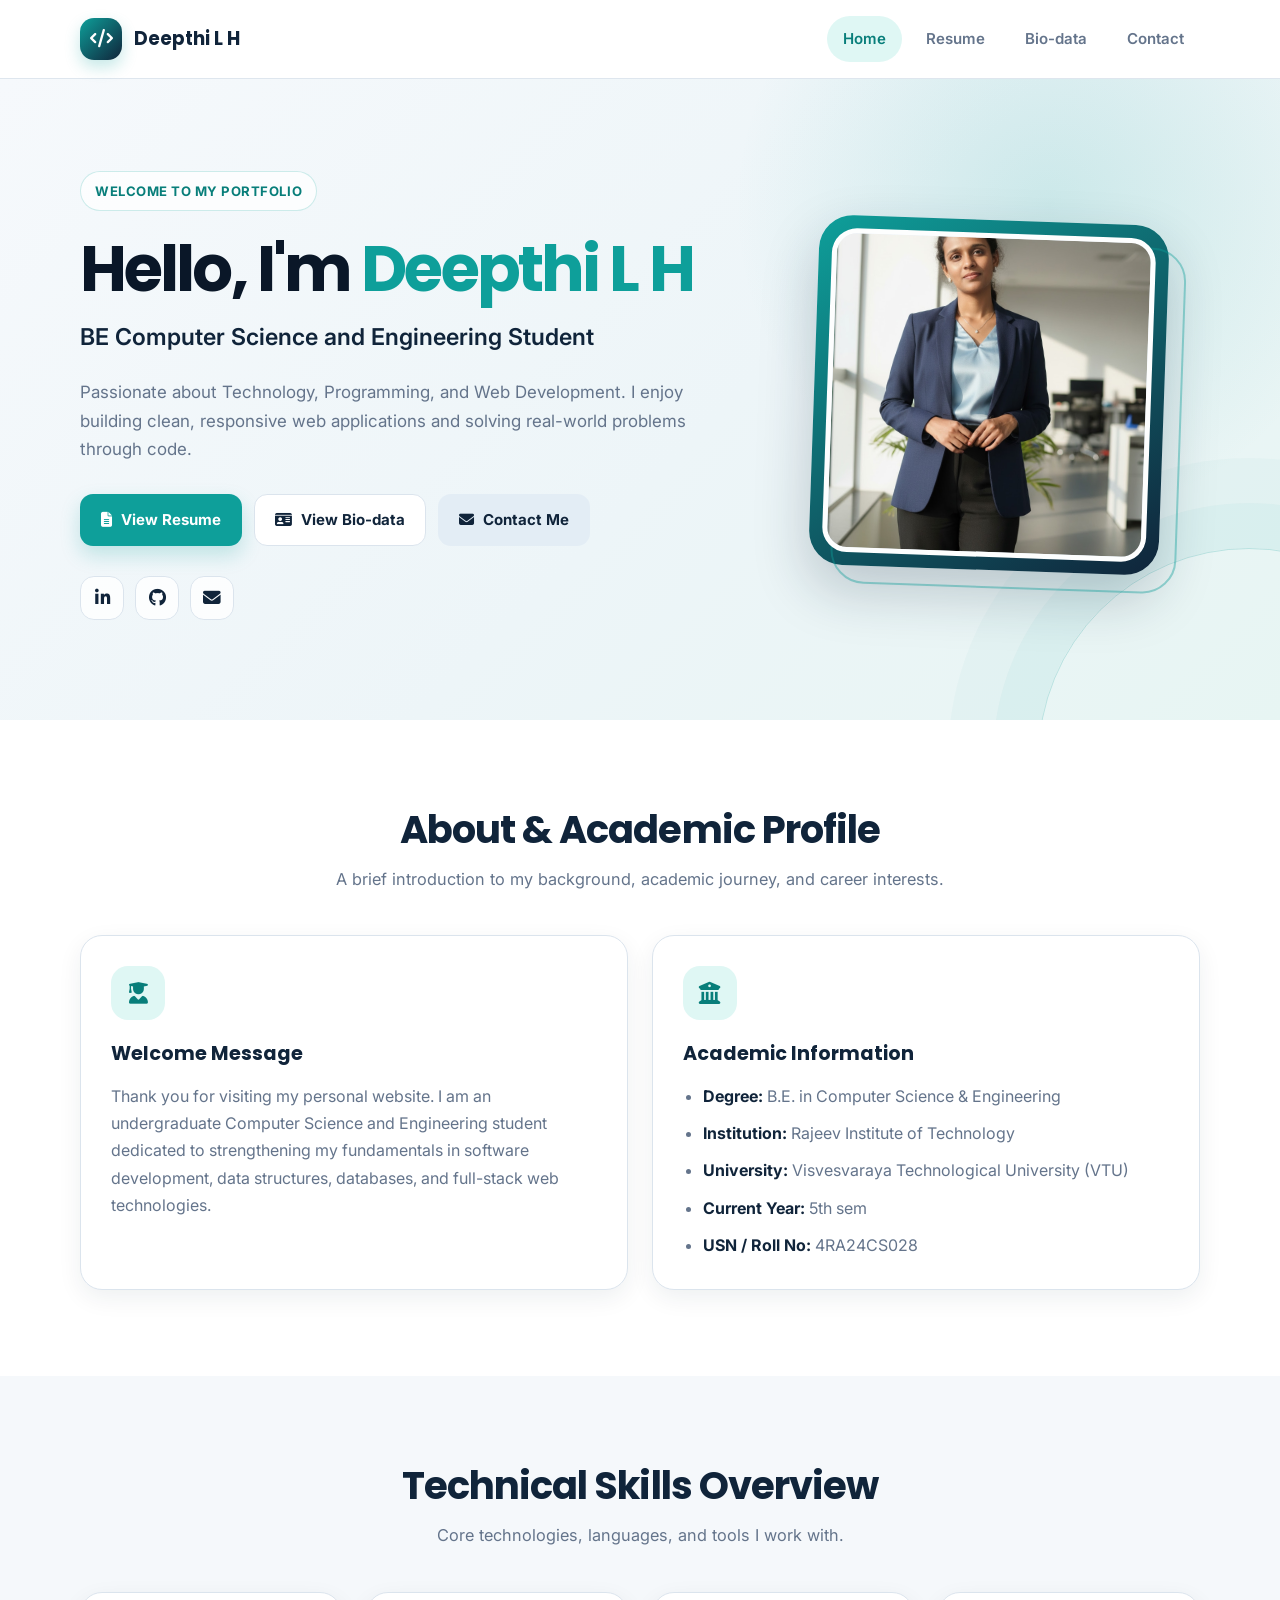
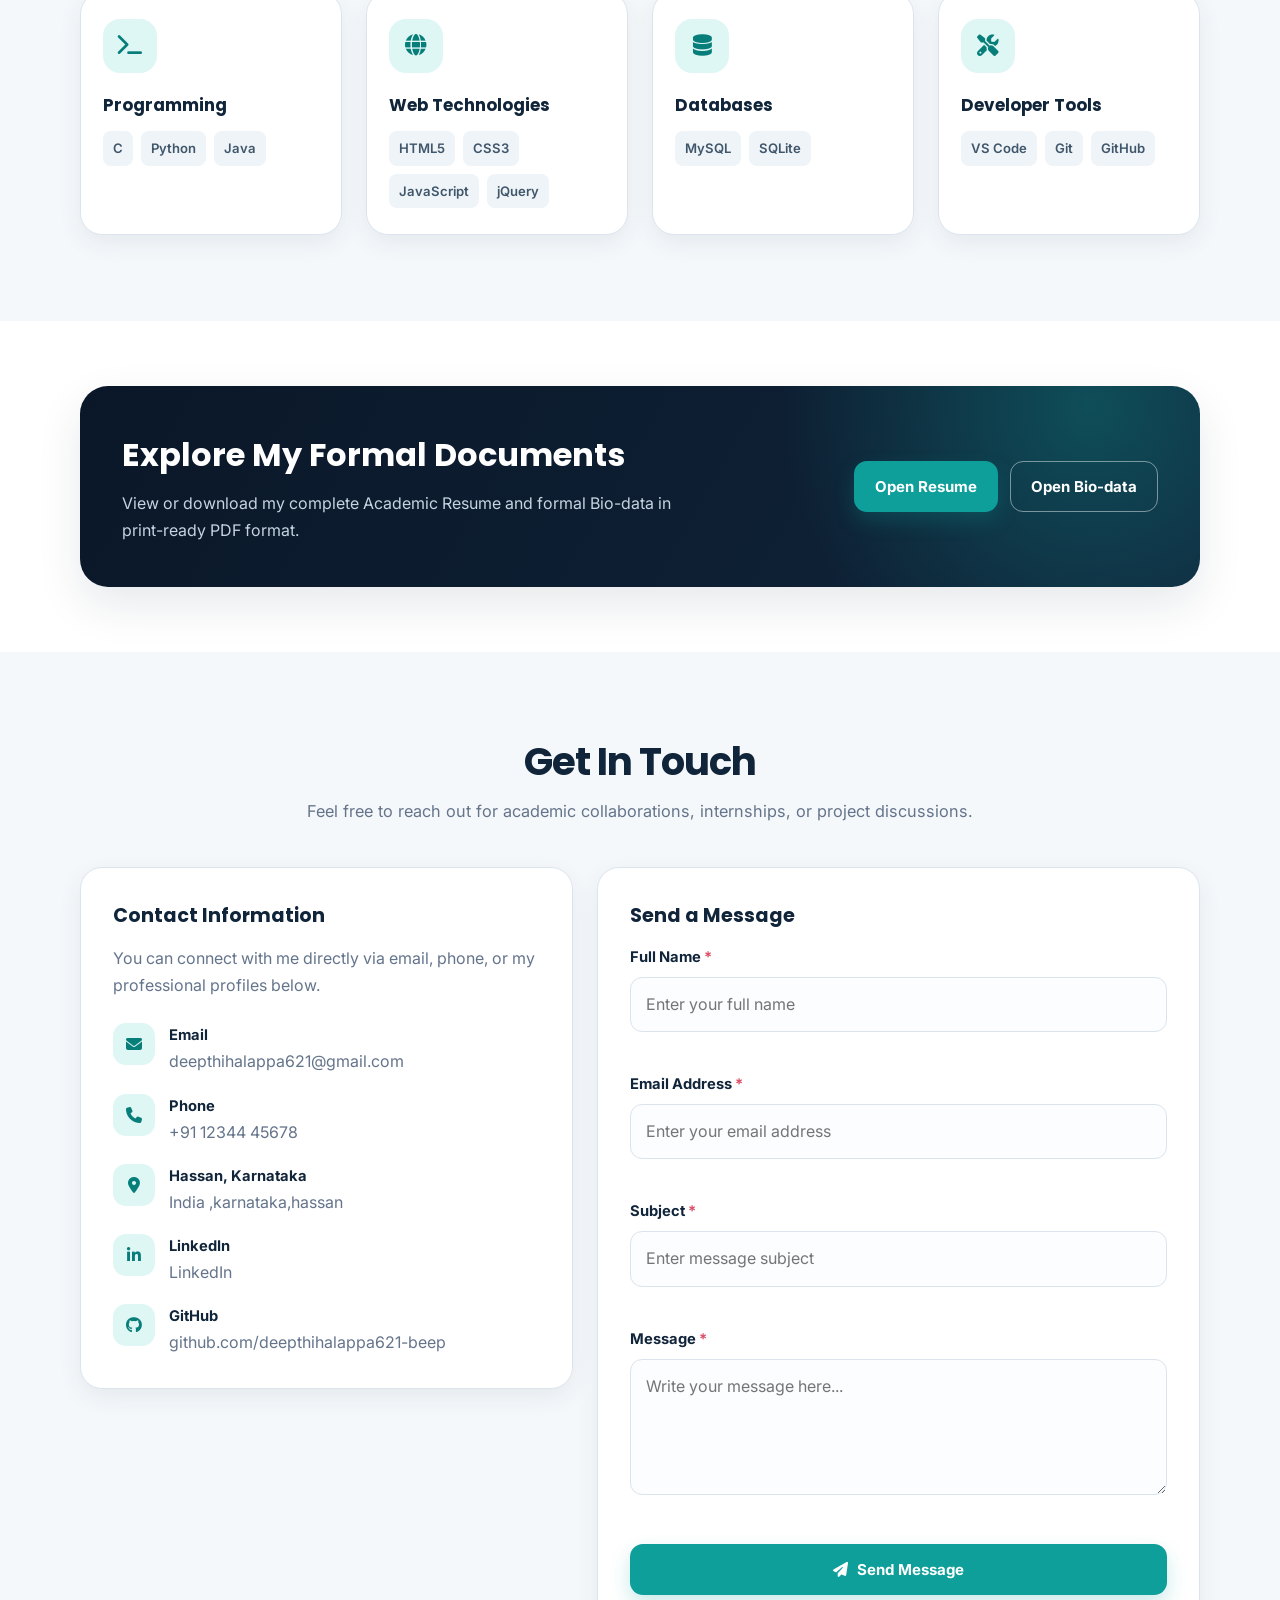
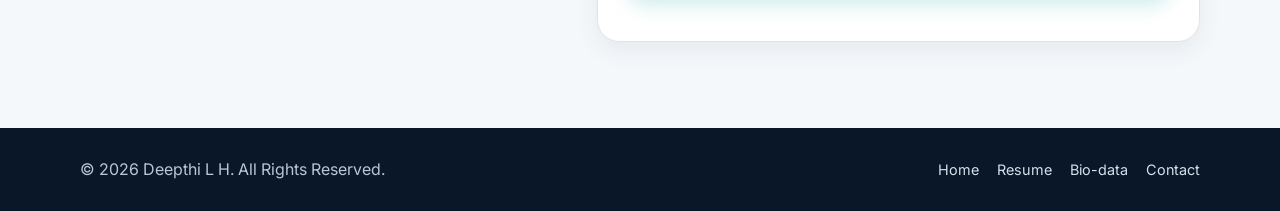
<file: index.html>
<!DOCTYPE html>
<html lang="en">
<head>
    <meta charset="UTF-8">
    <meta name="viewport" content="width=device-width, initial-scale=1.0">
    <meta name="description" content="Personal Portfolio, Resume, and Bio-data Website">
    <title>Home | DEEPTHI L H - Portfolio</title>

    <!-- Google Fonts -->
    <link rel="preconnect" href="https://fonts.googleapis.com">
    <link rel="preconnect" href="https://fonts.gstatic.com" crossorigin>
    <link href="https://fonts.googleapis.com/css2?family=Inter:wght@300;400;500;600;700&family=Poppins:wght@500;600;700&display=swap" rel="stylesheet">

    <!-- Font Awesome Icons -->
    <link rel="stylesheet" href="https://cdnjs.cloudflare.com/ajax/libs/font-awesome/6.5.1/css/all.min.css">

    <!-- Custom CSS -->
   <style>
       /* =========================================================
   Deepthi L H - Portfolio
   Theme: Midnight Navy + Teal + Cloud White
   Keep this file in the repository root beside index.html.
   ========================================================= */

:root {
    --navy: #10243a;
    --navy-deep: #0a1728;
    --teal: #0e9f9a;
    --teal-dark: #087e7a;
    --teal-soft: #dff7f4;
    --sky: #eaf2f8;
    --white: #ffffff;
    --surface: #f5f8fb;
    --text: #243447;
    --muted: #64748b;
    --border: #dbe4ed;
    --shadow: 0 18px 45px rgba(16, 36, 58, 0.10);
    --shadow-soft: 0 8px 25px rgba(16, 36, 58, 0.07);
    --radius: 22px;
    --radius-small: 14px;
}

* {
    box-sizing: border-box;
}

html {
    scroll-behavior: smooth;
    scroll-padding-top: 90px;
}

body {
    margin: 0;
    background: var(--white);
    color: var(--text);
    font-family: "Inter", "Segoe UI", Arial, sans-serif;
    font-size: 16px;
    line-height: 1.7;
}

img {
    display: block;
    max-width: 100%;
}

a {
    color: var(--teal-dark);
    text-decoration: none;
    transition: color .2s ease, background .2s ease, transform .2s ease;
}

a:hover {
    color: var(--navy);
}

button,
input,
textarea {
    font: inherit;
}

.container {
    width: min(1120px, calc(100% - 40px));
    margin-inline: auto;
}

/* Header / navigation */
.site-header {
    position: sticky;
    top: 0;
    z-index: 1000;
    background: rgba(255, 255, 255, .94);
    border-bottom: 1px solid rgba(219, 228, 237, .9);
    backdrop-filter: blur(16px);
}

.navbar {
    min-height: 78px;
    display: flex;
    align-items: center;
    justify-content: space-between;
    gap: 24px;
}

.brand-logo {
    display: inline-flex;
    align-items: center;
    gap: 12px;
    color: var(--navy);
    font-family: "Poppins", sans-serif;
    font-weight: 700;
    font-size: 1.15rem;
}

.brand-icon {
    width: 42px;
    height: 42px;
    display: grid;
    place-items: center;
    border-radius: 14px;
    color: var(--white);
    background: linear-gradient(135deg, var(--teal), var(--navy));
    box-shadow: 0 7px 16px rgba(14, 159, 154, .24);
}

.nav-links {
    display: flex;
    align-items: center;
    gap: 8px;
    list-style: none;
    margin: 0;
    padding: 0;
}

.nav-link {
    display: inline-flex;
    align-items: center;
    padding: 10px 16px;
    border-radius: 999px;
    color: var(--muted);
    font-weight: 600;
    font-size: .94rem;
}

.nav-link:hover,
.nav-link.active {
    color: var(--teal-dark);
    background: var(--teal-soft);
}

.nav-toggle {
    display: none;
    border: 1px solid var(--border);
    background: var(--white);
    color: var(--navy);
    width: 44px;
    height: 44px;
    border-radius: 12px;
    cursor: pointer;
}

/* Hero */
.hero-section {
    position: relative;
    overflow: hidden;
    padding: 92px 0 100px;
    background:
        radial-gradient(circle at 82% 20%, rgba(14, 159, 154, .15), transparent 27%),
        linear-gradient(135deg, #f6f9fc 0%, #edf5f8 55%, #e7f5f3 100%);
}

.hero-section::before {
    content: "";
    position: absolute;
    width: 420px;
    height: 420px;
    right: -180px;
    bottom: -250px;
    border: 1px solid rgba(14, 159, 154, .22);
    border-radius: 50%;
    box-shadow: 0 0 0 45px rgba(14, 159, 154, .04), 0 0 0 90px rgba(14, 159, 154, .03);
}

.hero-grid {
    position: relative;
    display: grid;
    grid-template-columns: 1.2fr .8fr;
    align-items: center;
    gap: 64px;
}

.hero-content {
    max-width: 670px;
}

.welcome-badge {
    display: inline-flex;
    align-items: center;
    gap: 8px;
    padding: 8px 14px;
    border: 1px solid rgba(14, 159, 154, .2);
    border-radius: 999px;
    background: rgba(255, 255, 255, .75);
    color: var(--teal-dark);
    font-weight: 700;
    font-size: .82rem;
    letter-spacing: .04em;
    text-transform: uppercase;
}

.hero-title {
    margin: 22px 0 12px;
    color: var(--navy-deep);
    font-family: "Poppins", sans-serif;
    font-size: clamp(2.5rem, 5vw, 4.2rem);
    line-height: 1.14;
    letter-spacing: -.045em;
}

.highlight {
    color: var(--teal);
}

.hero-subtitle {
    margin: 0 0 20px;
    color: var(--navy);
    font-size: clamp(1.15rem, 2vw, 1.45rem);
    font-weight: 600;
}

.hero-description {
    max-width: 620px;
    margin: 0 0 30px;
    color: var(--muted);
    font-size: 1.06rem;
}

.hero-actions,
.cta-buttons {
    display: flex;
    flex-wrap: wrap;
    gap: 12px;
}

.btn {
    display: inline-flex;
    align-items: center;
    justify-content: center;
    gap: 9px;
    min-height: 48px;
    padding: 12px 20px;
    border: 1px solid transparent;
    border-radius: 13px;
    cursor: pointer;
    font-weight: 700;
    font-size: .94rem;
    transition: transform .2s ease, box-shadow .2s ease, background .2s ease;
}

.btn:hover {
    transform: translateY(-2px);
}

.btn-primary {
    color: var(--white);
    background: var(--teal);
    box-shadow: 0 9px 20px rgba(14, 159, 154, .22);
}

.btn-primary:hover {
    color: var(--white);
    background: var(--teal-dark);
    box-shadow: 0 12px 24px rgba(14, 159, 154, .28);
}

.btn-outline {
    color: var(--navy);
    background: var(--white);
    border-color: var(--border);
}

.btn-outline:hover {
    color: var(--teal-dark);
    border-color: var(--teal);
}

.btn-light {
    color: var(--navy);
    background: #e3edf5;
}

.btn-light:hover {
    color: var(--navy);
    background: #d3e4ee;
}

.btn-outline-light {
    color: var(--white);
    border-color: rgba(255, 255, 255, .45);
    background: transparent;
}

.btn-outline-light:hover {
    color: var(--navy);
    background: var(--white);
}

.btn-block {
    width: 100%;
}

.social-links {
    display: flex;
    gap: 11px;
    margin-top: 30px;
}

.social-links a {
    width: 44px;
    height: 44px;
    display: grid;
    place-items: center;
    border: 1px solid var(--border);
    border-radius: 14px;
    background: rgba(255, 255, 255, .8);
    color: var(--navy);
    font-size: 1.1rem;
}

.social-links a:hover {
    color: var(--white);
    background: var(--navy);
    border-color: var(--navy);
    transform: translateY(-3px);
}

.hero-image-wrapper {
    display: flex;
    justify-content: center;
}

.profile-frame {
    position: relative;
    width: min(350px, 100%);
    aspect-ratio: 1;
    padding: 13px;
    border-radius: 34px;
    background: linear-gradient(145deg, var(--teal), var(--navy));
    box-shadow: 0 24px 55px rgba(16, 36, 58, .22);
    transform: rotate(2deg);
}

.profile-frame::before {
    content: "";
    position: absolute;
    inset: 22px -18px -18px 22px;
    z-index: -1;
    border: 2px solid rgba(14, 159, 154, .4);
    border-radius: 34px;
}

.profile-frame img {
    width: 100%;
    height: 100%;
    object-fit: cover;
    border: 5px solid rgba(255, 255, 255, .9);
    border-radius: 25px;
    background: var(--sky);
}

/* Sections */
.section {
    padding: 86px 0;
}

.bg-subtle {
    background: var(--surface);
}

.section-header {
    max-width: 720px;
    margin: 0 auto 42px;
    text-align: center;
}

.section-title {
    margin: 0 0 12px;
    color: var(--navy);
    font-family: "Poppins", sans-serif;
    font-size: clamp(1.8rem, 3vw, 2.55rem);
    line-height: 1.25;
    letter-spacing: -.025em;
}

.section-subtitle {
    margin: 0;
    color: var(--muted);
    font-size: 1.02rem;
}

.about-grid,
.skills-grid,
.contact-grid {
    display: grid;
    gap: 24px;
}

.about-grid {
    grid-template-columns: repeat(2, minmax(0, 1fr));
}

.info-card,
.skill-card,
.contact-info-card,
.contact-form-card {
    border: 1px solid var(--border);
    border-radius: var(--radius);
    background: var(--white);
    box-shadow: var(--shadow-soft);
}

.info-card {
    padding: 30px;
}

.card-icon,
.skill-icon {
    width: 54px;
    height: 54px;
    display: grid;
    place-items: center;
    margin-bottom: 18px;
    border-radius: 17px;
    background: var(--teal-soft);
    color: var(--teal-dark);
    font-size: 1.35rem;
}

.info-card h3,
.skill-card h3,
.contact-info-card h3,
.contact-form-card h3 {
    margin: 0 0 12px;
    color: var(--navy);
    font-family: "Poppins", sans-serif;
    font-size: 1.2rem;
}

.info-card p {
    margin: 0;
    color: var(--muted);
}

.academic-list {
    display: grid;
    gap: 10px;
    margin: 0;
    padding-left: 20px;
    color: var(--muted);
}

.academic-list strong {
    color: var(--navy);
}

/* Skills */
.skills-grid {
    grid-template-columns: repeat(4, minmax(0, 1fr));
}

.skill-card {
    padding: 26px 22px;
    transition: transform .25s ease, box-shadow .25s ease, border-color .25s ease;
}

.skill-card:hover,
.info-card:hover {
    transform: translateY(-5px);
    border-color: rgba(14, 159, 154, .45);
    box-shadow: var(--shadow);
}

.skill-card h3 {
    font-size: 1.05rem;
}

.skill-tags {
    display: flex;
    flex-wrap: wrap;
    gap: 8px;
}

.tag {
    display: inline-flex;
    padding: 6px 10px;
    border-radius: 8px;
    background: #eef4f8;
    color: #40566b;
    font-size: .82rem;
    font-weight: 600;
}

/* CTA */
.cta-section {
    padding-top: 65px;
    padding-bottom: 65px;
}

.cta-box {
    display: flex;
    align-items: center;
    justify-content: space-between;
    gap: 28px;
    padding: 42px;
    border-radius: 28px;
    color: var(--white);
    background:
        radial-gradient(circle at 90% 10%, rgba(14, 159, 154, .35), transparent 30%),
        linear-gradient(120deg, var(--navy-deep), var(--navy));
    box-shadow: var(--shadow);
}

.cta-box h2 {
    margin: 0 0 8px;
    color: var(--white);
    font-family: "Poppins", sans-serif;
    font-size: clamp(1.5rem, 3vw, 2rem);
}

.cta-box p {
    margin: 0;
    max-width: 580px;
    color: #c6d4e1;
}

/* Contact */
.contact-grid {
    grid-template-columns: .9fr 1.1fr;
    align-items: start;
}

.contact-info-card,
.contact-form-card {
    padding: 32px;
}

.contact-intro {
    margin: 0 0 24px;
    color: var(--muted);
}

.contact-details-list {
    display: grid;
    gap: 18px;
    list-style: none;
    margin: 0;
    padding: 0;
}

.contact-details-list li {
    display: flex;
    align-items: flex-start;
    gap: 14px;
}

.contact-icon {
    flex: 0 0 42px;
    width: 42px;
    height: 42px;
    display: grid;
    place-items: center;
    border-radius: 13px;
    background: var(--teal-soft);
    color: var(--teal-dark);
}

.contact-details-list strong {
    display: block;
    color: var(--navy);
    font-size: .92rem;
}

.contact-details-list a,
.contact-details-list span:not(.contact-icon) {
    color: var(--muted);
    overflow-wrap: anywhere;
}

.contact-details-list a:hover {
    color: var(--teal-dark);
}

.form-group {
    margin-bottom: 18px;
}

.form-group label {
    display: block;
    margin-bottom: 7px;
    color: var(--navy);
    font-size: .92rem;
    font-weight: 700;
}

.required {
    color: #dc4c64;
}

.form-group input,
.form-group textarea {
    width: 100%;
    padding: 13px 15px;
    border: 1px solid var(--border);
    border-radius: 12px;
    outline: none;
    background: #fbfdff;
    color: var(--text);
    transition: border-color .2s ease, box-shadow .2s ease;
}

.form-group input:focus,
.form-group textarea:focus {
    border-color: var(--teal);
    box-shadow: 0 0 0 4px rgba(14, 159, 154, .12);
    background: var(--white);
}

.form-group textarea {
    resize: vertical;
    min-height: 130px;
}

.error-message {
    display: block;
    min-height: 18px;
    margin-top: 4px;
    color: #c43d52;
    font-size: .82rem;
}

.form-feedback {
    margin-top: 14px;
    color: var(--teal-dark);
    font-weight: 600;
}

/* Footer / utility */
.site-footer {
    padding: 28px 0;
    background: var(--navy-deep);
    color: #b8c7d6;
}

.footer-content {
    display: flex;
    align-items: center;
    justify-content: space-between;
    gap: 22px;
}

.footer-content p {
    margin: 0;
}

.footer-links {
    display: flex;
    flex-wrap: wrap;
    gap: 18px;
}

.footer-links a {
    color: #d4e0eb;
    font-size: .9rem;
}

.footer-links a:hover {
    color: #66d7d0;
}

.back-to-top {
    position: fixed;
    right: 22px;
    bottom: 22px;
    z-index: 900;
    width: 48px;
    height: 48px;
    border: 0;
    border-radius: 15px;
    background: var(--teal);
    color: var(--white);
    box-shadow: 0 10px 25px rgba(14, 159, 154, .3);
    cursor: pointer;
    opacity: 0;
    visibility: hidden;
    transform: translateY(10px);
    transition: all .2s ease;
}

.back-to-top.show,
.back-to-top.visible {
    opacity: 1;
    visibility: visible;
    transform: translateY(0);
}

.back-to-top:hover {
    background: var(--teal-dark);
}

/* Reveal animation: visible by default so content still appears if JS fails */
.reveal {
    opacity: 1;
    transform: none;
}

.reveal.visible {
    animation: riseIn .65s ease both;
}

.fade-in {
    animation: riseIn .75s ease both;
}

@keyframes riseIn {
    from { opacity: 0; transform: translateY(18px); }
    to { opacity: 1; transform: translateY(0); }
}

/* Resume and bio-data pages: shared document styling */
.resume-container,
.biodata-container,
.document-container,
.resume-page,
.biodata-page {
    width: min(900px, calc(100% - 36px));
    margin: 42px auto;
    padding: clamp(22px, 4vw, 48px);
    border: 1px solid var(--border);
    border-radius: var(--radius);
    background: var(--white);
    box-shadow: var(--shadow-soft);
}

.resume-container h1,
.biodata-container h1,
.document-container h1,
.resume-page h1,
.biodata-page h1 {
    color: var(--navy);
    font-family: "Poppins", sans-serif;
}

.resume-container h2,
.biodata-container h2,
.document-container h2,
.resume-page h2,
.biodata-page h2 {
    color: var(--teal-dark);
    border-bottom: 1px solid var(--border);
    padding-bottom: 8px;
}

.resume-container a,
.biodata-container a,
.document-container a,
.resume-page a,
.biodata-page a {
    color: var(--teal-dark);
}

@media (max-width: 980px) {
    .hero-grid {
        gap: 40px;
    }

    .skills-grid {
        grid-template-columns: repeat(2, minmax(0, 1fr));
    }

    .contact-grid {
        grid-template-columns: 1fr;
    }
}

@media (max-width: 760px) {
    .container {
        width: min(100% - 30px, 1120px);
    }

    .navbar {
        min-height: 70px;
    }

    .nav-toggle {
        display: grid;
        place-items: center;
    }

    .nav-links {
        position: absolute;
        top: calc(100% + 1px);
        left: 0;
        right: 0;
        display: none;
        flex-direction: column;
        align-items: stretch;
        gap: 4px;
        padding: 14px 20px 20px;
        border-bottom: 1px solid var(--border);
        background: var(--white);
        box-shadow: 0 14px 24px rgba(16, 36, 58, .08);
    }

    .nav-links.open,
    .nav-links.show,
    .nav-links.active {
        display: flex;
    }

    .nav-link {
        justify-content: center;
    }

    .hero-section {
        padding: 62px 0 72px;
    }

    .hero-grid {
        grid-template-columns: 1fr;
        text-align: center;
    }

    .hero-content {
        margin-inline: auto;
    }

    .hero-actions,
    .social-links {
        justify-content: center;
    }

    .hero-image-wrapper {
        grid-row: 1;
    }

    .profile-frame {
        width: min(270px, 80%);
    }

    .about-grid {
        grid-template-columns: 1fr;
    }

    .section {
        padding: 64px 0;
    }

    .cta-box {
        align-items: flex-start;
        flex-direction: column;
        padding: 30px;
    }

    .contact-info-card,
    .contact-form-card {
        padding: 24px;
    }

    .footer-content {
        flex-direction: column;
        text-align: center;
    }

    .footer-links {
        justify-content: center;
    }
}

@media (max-width: 480px) {
    .skills-grid {
        grid-template-columns: 1fr;
    }

    .hero-title {
        font-size: 2.35rem;
    }

    .hero-actions .btn,
    .cta-buttons .btn {
        width: 100%;
    }

    .info-card,
    .skill-card {
        padding: 22px;
    }
}

@media (prefers-reduced-motion: reduce) {
    *,
    *::before,
    *::after {
        scroll-behavior: auto !important;
        animation-duration: .01ms !important;
        animation-iteration-count: 1 !important;
        transition-duration: .01ms !important;
    }
}

@media print {
    .site-header,
    .back-to-top,
    .hero-actions,
    .social-links,
    .contact-form-card,
    .footer-links {
        display: none !important;
    }

    body {
        color: #111;
        background: #fff;
    }

    .section {
        padding: 24px 0;
    }

    .info-card,
    .skill-card,
    .contact-info-card,
    .resume-container,
    .biodata-container,
    .document-container {
        box-shadow: none;
        break-inside: avoid;
    }
}

   </style>
</head>
<body>

    <!-- Navigation Bar -->
    <header class="site-header">
        <nav class="navbar container" aria-label="Main Navigation">
            <a href="index.html" class="brand-logo">
                <span class="brand-icon"><i class="fa-solid fa-code"></i></span>
                <span class="brand-text">Deepthi L H</span>
            </a>

            <button class="nav-toggle" id="navToggle" aria-label="Toggle Navigation" aria-expanded="false">
                <i class="fa-solid fa-bars"></i>
            </button>

            <ul class="nav-links" id="navLinks">
                <li><a href="index.html" class="nav-link active">Home</a></li>
                <li><a href="resume.html" class="nav-link">Resume</a></li>
                <li><a href="biodata.html" class="nav-link">Bio-data</a></li>
                <li><a href="#contact" class="nav-link">Contact</a></li>
            </ul>
        </nav>
    </header>

    <main>
        <!-- Hero Section -->
        <section class="hero-section" id="home">
            <div class="container hero-grid">
                <div class="hero-content fade-in">
                    <span class="welcome-badge">Welcome to my Portfolio</span>
                    <h1 class="hero-title">Hello, I'm <span class="highlight">Deepthi L H</span></h1>
                    <h2 class="hero-subtitle">BE Computer Science and Engineering Student</h2>
                    <p class="hero-description">
                        Passionate about Technology, Programming, and Web Development. I enjoy building clean, responsive web applications and solving real-world problems through code.
                    </p>

                    <div class="hero-actions">
                        <a href="resume.html" class="btn btn-primary">
                            <i class="fa-solid fa-file-lines"></i> View Resume
                        </a>
                        <a href="biodata.html" class="btn btn-outline">
                            <i class="fa-solid fa-id-card"></i> View Bio-data
                        </a>
                        <a href="#contact" class="btn btn-light">
                            <i class="fa-solid fa-envelope"></i> Contact Me
                        </a>
                    </div>

                    <div class="social-links" aria-label="Social Media Links">
                        <a href="https://www.linkedin.com/" target="_blank" rel="noopener noreferrer" aria-label="LinkedIn">
                            <i class="fa-brands fa-linkedin-in"></i>
                        </a>
                        <a href="https://github.com/deepthihalappa621-beep" target="_blank" rel="noopener noreferrer" aria-label="GitHub">
                            <i class="fa-brands fa-github"></i>
                        </a>
                        <a href="mailto:deepthihalappa621@gmail.com" aria-label="Email">
                            <i class="fa-solid fa-envelope"></i>
                        </a>
                    </div>
                </div>

                <div class="hero-image-wrapper fade-in">
                    <div class="profile-frame">
                        <img src="profile.jpeg" alt="Profile Photograph of Deepthi L H"
                             onerror="this.onerror=null; this.src='data:image/svg+xml;utf8,<svg xmlns=%22http://www.w3.org/2000/svg%22 viewBox=%220 0 240 240%22><rect width=%22240%22 height=%22240%22 fill=%22%23e8f1fa%22/><circle cx=%22120%22 cy=%2290%22 r=%2242%22 fill=%22%231b365d%22/><path d=%22M45 210c0-42 34-68 75-68s75 26 75 68%22 fill=%22%231b365d%22/></svg>';">
                    </div>
                </div>
            </div>
        </section>

        <!-- About & Academic Overview Section -->
        <section class="section about-section" id="about">
            <div class="container">
                <div class="section-header reveal">
                    <h2 class="section-title">About &amp; Academic Profile</h2>
                    <p class="section-subtitle">A brief introduction to my background, academic journey, and career interests.</p>
                </div>

                <div class="about-grid">
                    <article class="info-card reveal">
                        <div class="card-icon"><i class="fa-solid fa-user-graduate"></i></div>
                        <h3>Welcome Message</h3>
                        <p>
                            Thank you for visiting my personal website. I am an undergraduate Computer Science and Engineering student dedicated to strengthening my fundamentals in software development, data structures, databases, and full-stack web technologies.
                        </p>
                    </article>

                    <article class="info-card reveal">
                        <div class="card-icon"><i class="fa-solid fa-building-columns"></i></div>
                        <h3>Academic Information</h3>
                        <ul class="academic-list">
                            <li><strong>Degree:</strong> B.E. in Computer Science &amp; Engineering</li>
                            <li><strong>Institution:</strong> Rajeev Institute of Technology</li>
                            <li><strong>University:</strong> Visvesvaraya Technological University (VTU)</li>
                            <li><strong>Current Year:</strong> 5th sem</li>
                            <li><strong>USN / Roll No:</strong> 4RA24CS028</li>
                        </ul>
                    </article>
                </div>
            </div>
        </section>

        <!-- Technical Skills Overview -->
        <section class="section skills-section bg-subtle" id="skills">
            <div class="container">
                <div class="section-header reveal">
                    <h2 class="section-title">Technical Skills Overview</h2>
                    <p class="section-subtitle">Core technologies, languages, and tools I work with.</p>
                </div>

                <div class="skills-grid">
                    <div class="skill-card reveal">
                        <div class="skill-icon"><i class="fa-solid fa-terminal"></i></div>
                        <h3>Programming</h3>
                        <div class="skill-tags">
                            <span class="tag">C</span>
                            <span class="tag">Python</span>
                            <span class="tag">Java</span>
                        </div>
                    </div>

                    <div class="skill-card reveal">
                        <div class="skill-icon"><i class="fa-solid fa-globe"></i></div>
                        <h3>Web Technologies</h3>
                        <div class="skill-tags">
                            <span class="tag">HTML5</span>
                            <span class="tag">CSS3</span>
                            <span class="tag">JavaScript</span>
                            <span class="tag">jQuery</span>
                        </div>
                    </div>

                    <div class="skill-card reveal">
                        <div class="skill-icon"><i class="fa-solid fa-database"></i></div>
                        <h3>Databases</h3>
                        <div class="skill-tags">
                            <span class="tag">MySQL</span>
                            <span class="tag">SQLite</span>
                        </div>
                    </div>

                    <div class="skill-card reveal">
                        <div class="skill-icon"><i class="fa-solid fa-screwdriver-wrench"></i></div>
                        <h3>Developer Tools</h3>
                        <div class="skill-tags">
                            <span class="tag">VS Code</span>
                            <span class="tag">Git</span>
                            <span class="tag">GitHub</span>
                        </div>
                    </div>
                </div>
            </div>
        </section>

        <!-- Quick Navigation Callout -->
        <section class="section cta-section">
            <div class="container">
                <div class="cta-box reveal">
                    <div>
                        <h2>Explore My Formal Documents</h2>
                        <p>View or download my complete Academic Resume and formal Bio-data in print-ready PDF format.</p>
                    </div>
                    <div class="cta-buttons">
                        <a href="resume.html" class="btn btn-primary">Open Resume</a>
                        <a href="biodata.html" class="btn btn-outline-light">Open Bio-data</a>
                    </div>
                </div>
            </div>
        </section>

        <!-- Contact Section -->
        <section class="section contact-section bg-subtle" id="contact">
            <div class="container">
                <div class="section-header reveal">
                    <h2 class="section-title">Get In Touch</h2>
                    <p class="section-subtitle">Feel free to reach out for academic collaborations, internships, or project discussions.</p>
                </div>

                <div class="contact-grid">
                    <!-- Contact Details -->
                    <div class="contact-info-card reveal">
                        <h3>Contact Information</h3>
                        <p class="contact-intro">You can connect with me directly via email, phone, or my professional profiles below.</p>

                        <ul class="contact-details-list">
                            <li>
                                <span class="contact-icon"><i class="fa-solid fa-envelope"></i></span>
                                <div>
                                    <strong>Email</strong>
                                    <a href="mailto:deepthihalappa621@gmail.com">deepthihalappa621@gmail.com</a>
                                </div>
                            </li>
                            <li>
                                <span class="contact-icon"><i class="fa-solid fa-phone"></i></span>
                                <div>
                                    <strong>Phone</strong>
                                    <a href="tel:+911234445678">+91 12344 45678</a>
                                </div>
                            </li>
                            <li>
                                <span class="contact-icon"><i class="fa-solid fa-location-dot"></i></span>
                                <div>
                                    <strong>Hassan, Karnataka</strong>
                                    <span>India ,karnataka,hassan</span>
                                </div>
                            </li>
                            <li>
                                <span class="contact-icon"><i class="fa-brands fa-linkedin-in"></i></span>
                                <div>
                                    <strong>LinkedIn</strong>
                                    <a href="https://linkedin.com/in/deepthihalappa" target="_blank" rel="noopener noreferrer">LinkedIn</a>
                                </div>
                            </li>
                            <li>
                                <span class="contact-icon"><i class="fa-brands fa-github"></i></span>
                                <div>
                                    <strong>GitHub</strong>
                                    <a href="https://github.com/deepthihalappa621-beep" target="_blank" rel="noopener noreferrer">github.com/deepthihalappa621-beep</a>
                                </div>
                            </li>
                        </ul>
                    </div>

                    <!-- Contact Form -->
                    <div class="contact-form-card reveal">
                        <h3>Send a Message</h3>
                        <form id="contactForm" novalidate>
                            <div class="form-group">
                                <label for="name">Full Name <span class="required">*</span></label>
                                <input type="text" id="name" name="name" placeholder="Enter your full name">
                                <small class="error-message" id="nameError"></small>
                            </div>

                            <div class="form-group">
                                <label for="email">Email Address <span class="required">*</span></label>
                                <input type="email" id="email" name="email" placeholder="Enter your email address">
                                <small class="error-message" id="emailError"></small>
                            </div>

                            <div class="form-group">
                                <label for="subject">Subject <span class="required">*</span></label>
                                <input type="text" id="subject" name="subject" placeholder="Enter message subject">
                                <small class="error-message" id="subjectError"></small>
                            </div>

                            <div class="form-group">
                                <label for="message">Message <span class="required">*</span></label>
                                <textarea id="message" name="message" rows="4" placeholder="Write your message here..."></textarea>
                                <small class="error-message" id="messageError"></small>
                            </div>

                            <button type="submit" class="btn btn-primary btn-block">
                                <i class="fa-solid fa-paper-plane"></i> Send Message
                            </button>

                            <div class="form-feedback" id="formFeedback" role="alert" aria-live="polite"></div>
                        </form>
                    </div>
                </div>
            </div>
        </section>
    </main>

    <!-- Footer -->
    <footer class="site-footer">
        <div class="container footer-content">
            <p>&copy; <span id="currentYear"></span> Deepthi L H. All Rights Reserved.</p>
            <div class="footer-links">
                <a href="index.html">Home</a>
                <a href="resume.html">Resume</a>
                <a href="biodata.html">Bio-data</a>
                <a href="#contact">Contact</a>
            </div>
        </div>
    </footer>

    <!-- Back to Top Button -->
    <button id="backToTop" class="back-to-top" aria-label="Back to top">
        <i class="fa-solid fa-arrow-up"></i>
    </button>

    <!-- jQuery CDN -->
    <script src="https://code.jquery.com/jquery-3.7.1.min.js"></script>
    <!-- Custom JavaScript -->
    <script src="script.js"></script>
</body>
</html>
</file>
